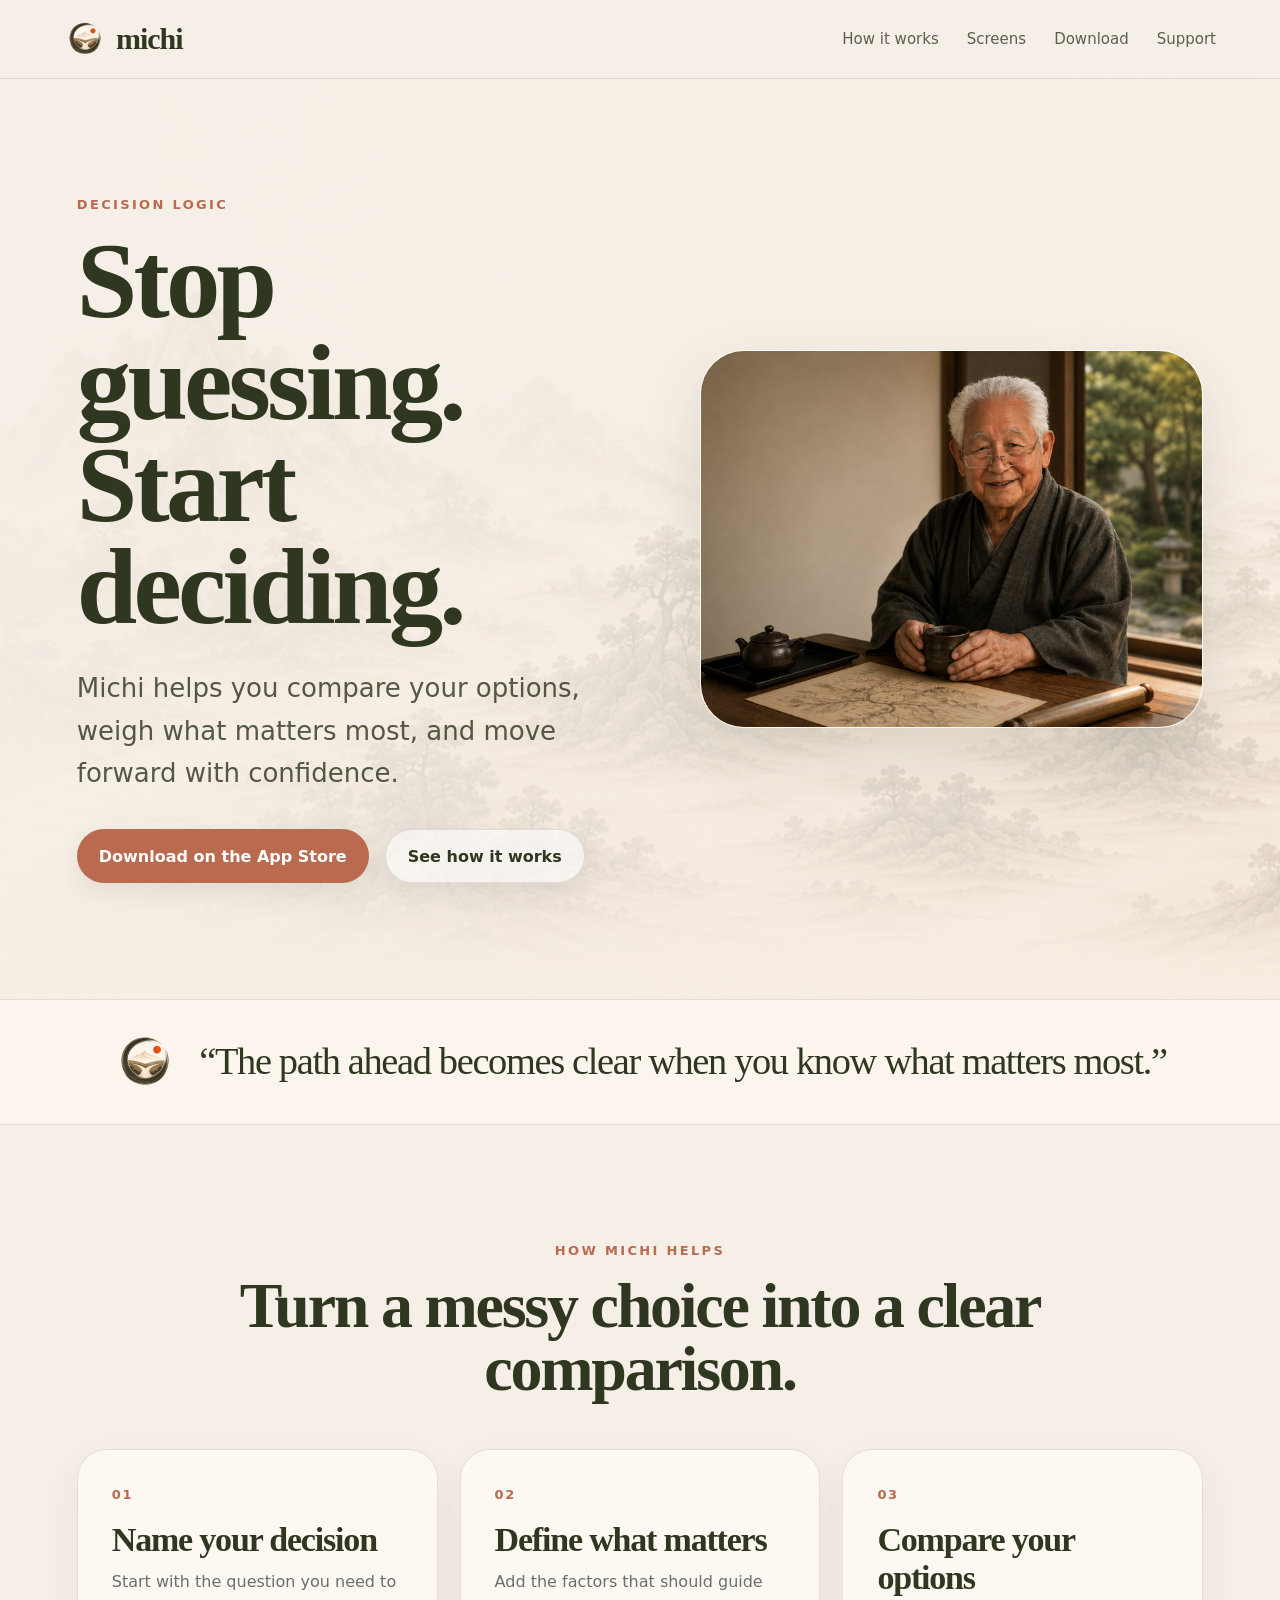
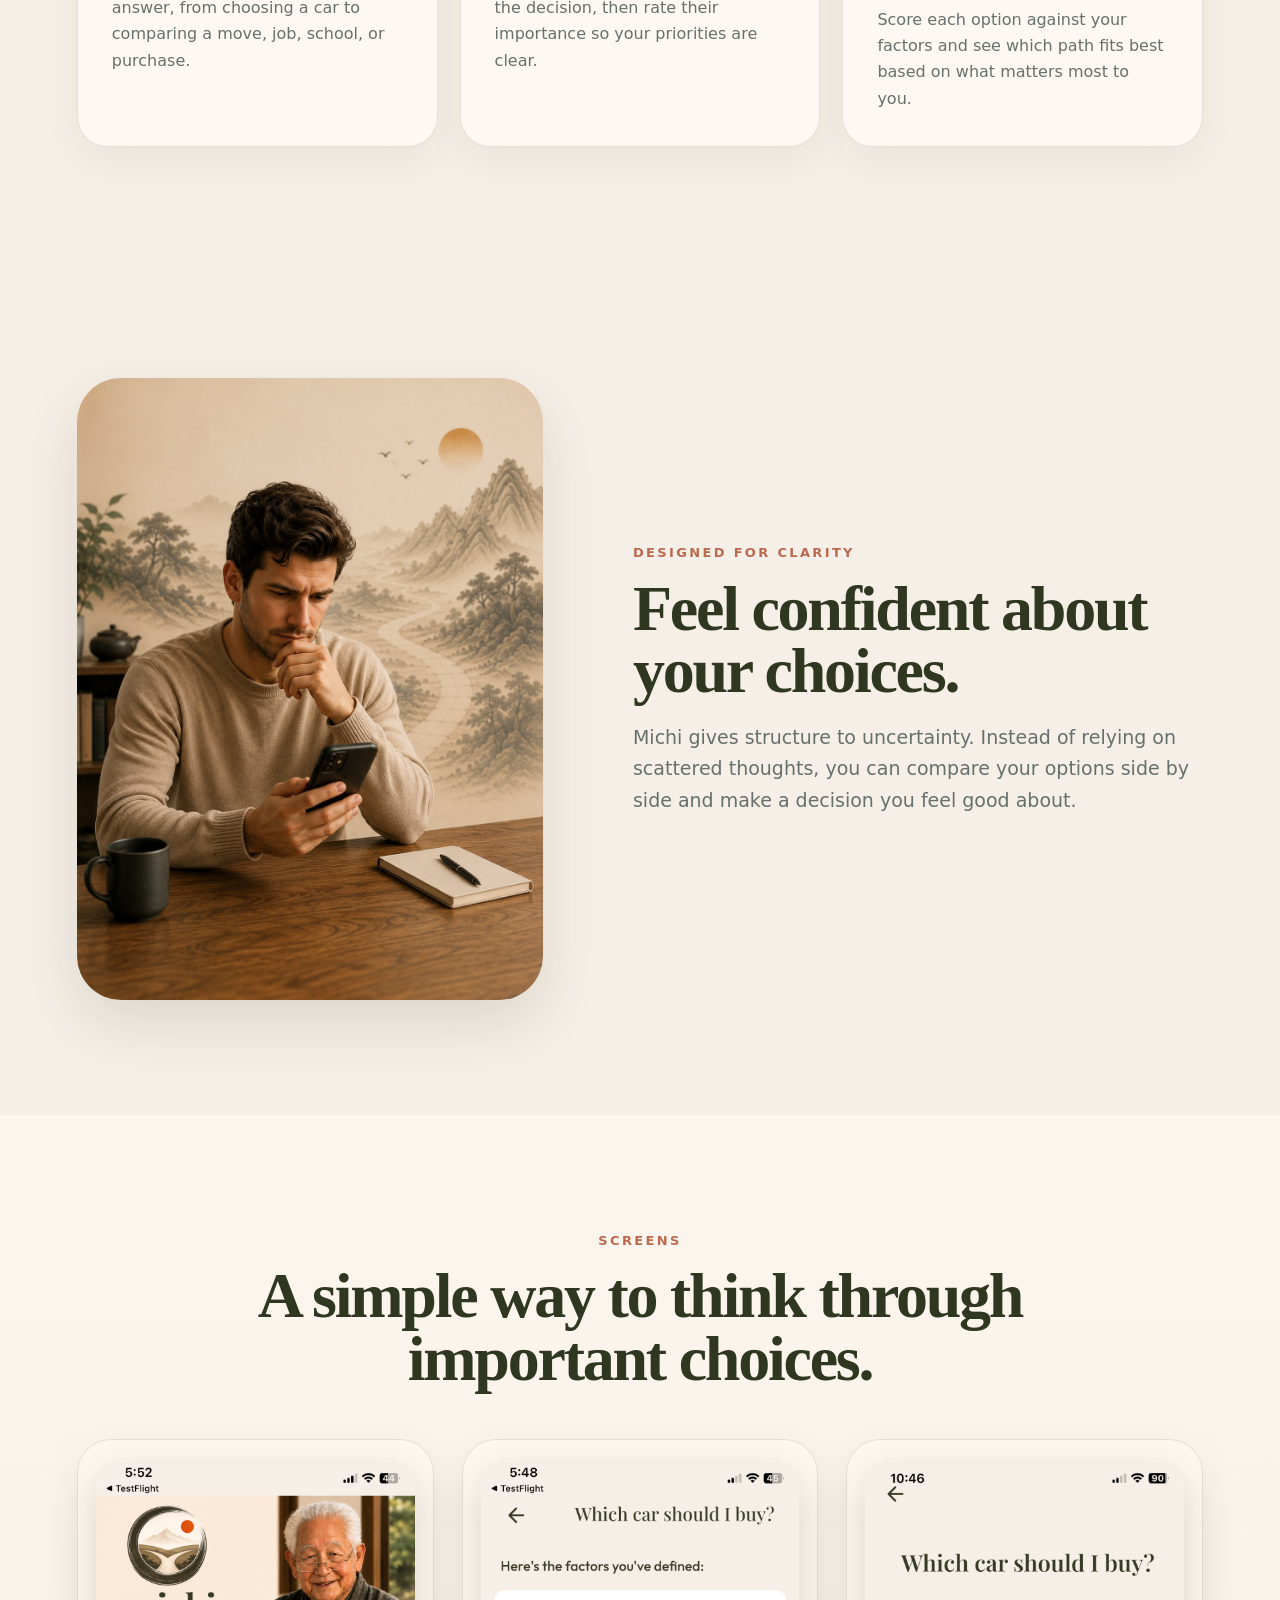
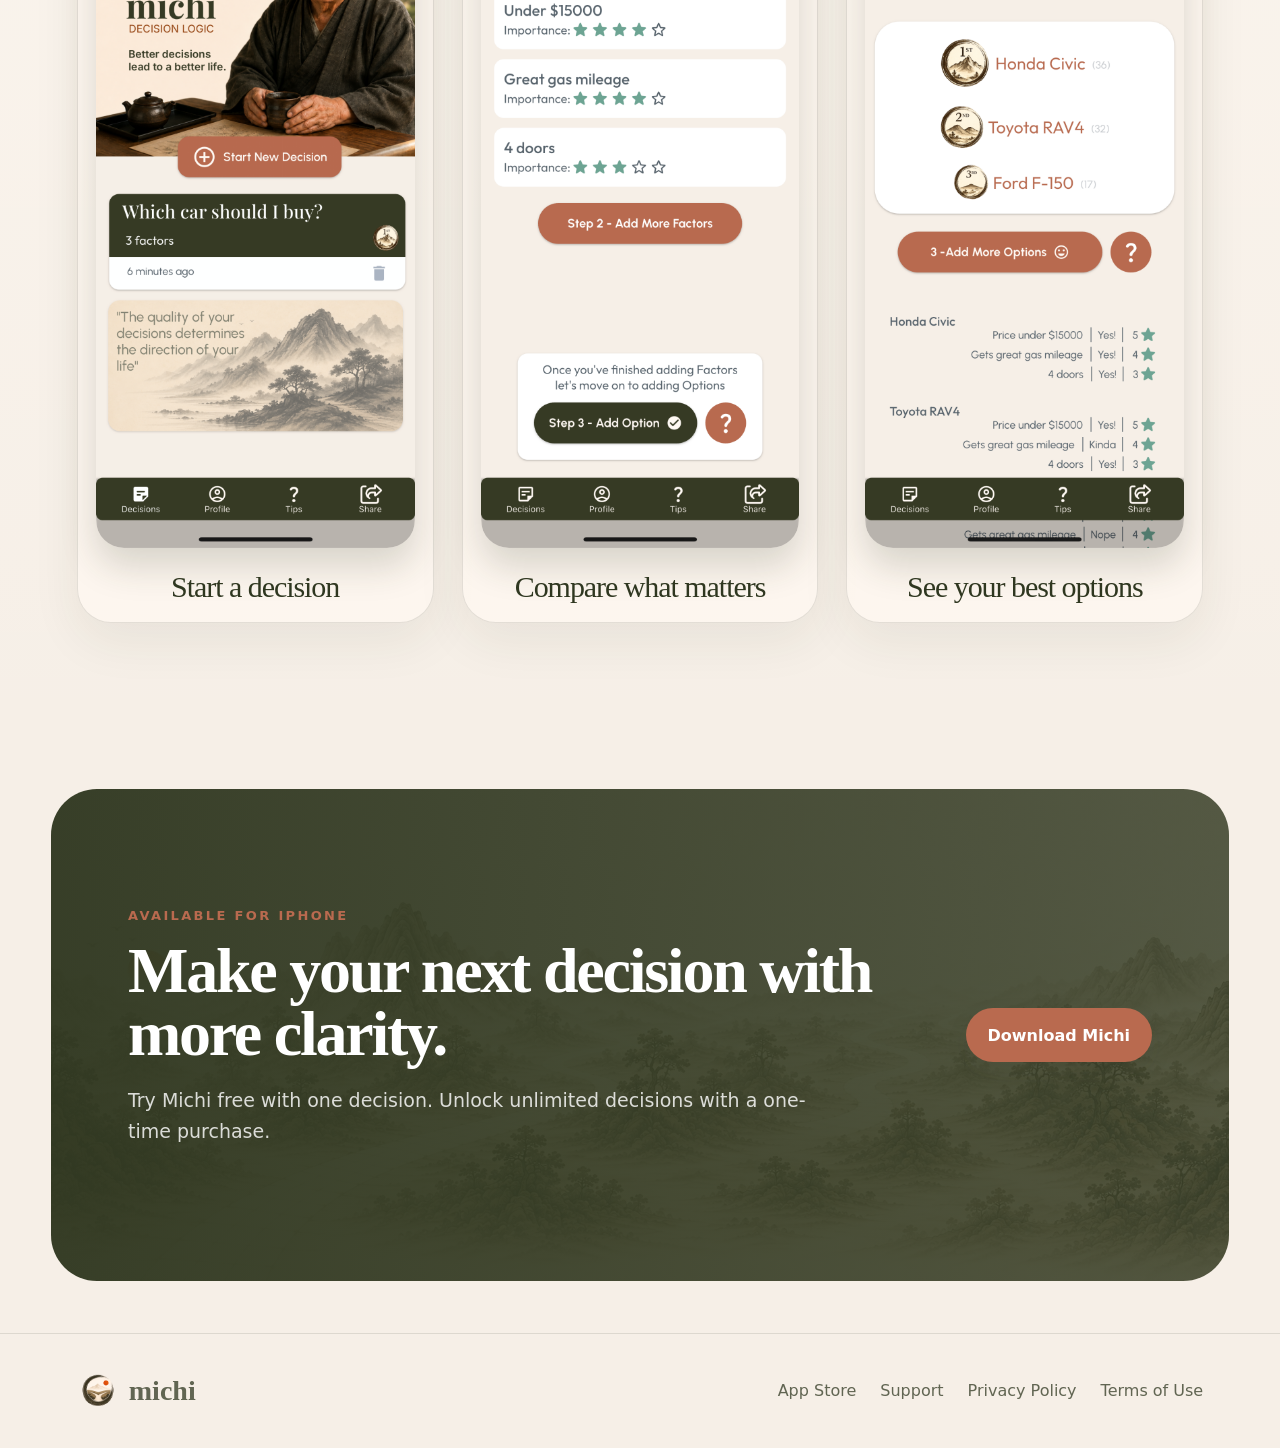
<file: index.html>
<!doctype html>
<html lang="en">
<head>
  <meta charset="utf-8" />
  <meta name="viewport" content="width=device-width, initial-scale=1" />
  <title>Michi — Decision Logic</title>
  <meta name="description" content="Michi helps you compare options, weigh what matters most, and make decisions with more clarity and confidence." />
  <meta property="og:title" content="Michi — Decision Logic" />
  <meta property="og:description" content="Stop guessing. Start deciding." />
  <meta property="og:type" content="website" />
  <meta property="og:image" content="assets/images/logo.png" />
  <link rel="icon" type="image/png" href="assets/images/icon-32.png" />
  <link rel="apple-touch-icon" href="assets/images/icon-180.png" />
  <link rel="stylesheet" href="styles.css" />
</head>
<body>
  <header class="site-header">
    <a class="brand" href="#top" aria-label="Michi home">
      <img src="assets/images/logo.png" alt="Michi logo" />
      <span>michi</span>
    </a>
    <nav aria-label="Primary navigation">
      <a href="#how">How it works</a>
      <a href="#screens">Screens</a>
      <a href="#download">Download</a>
      <a href="support/">Support</a>
    </nav>
  </header>

  <main id="top">
    <section class="hero section-pad">
      <div class="hero-bg" aria-hidden="true"></div>
      <div class="hero-copy">
        <p class="eyebrow">Decision Logic</p>
        <h1>Stop guessing. Start deciding.</h1>
        <p class="lead">Michi helps you compare your options, weigh what matters most, and move forward with confidence.</p>
        <div class="cta-row">
          <a class="button primary" href="https://apps.apple.com/us/app/decision-logic-michi/id6748796286">Download on the App Store</a>
          <a class="button secondary" href="#how">See how it works</a>
        </div>
      </div>
      <div class="hero-art">
        <div class="guide-card">
          <img src="assets/images/guide.png" alt="Wise guide character for Michi" />
        </div>
      </div>
    </section>

    <section class="quote-strip" aria-label="Michi philosophy">
      <img src="assets/images/logo.png" alt="" />
      <p>“The path ahead becomes clear when you know what matters most.”</p>
    </section>

    <section id="how" class="section-pad how">
      <div class="section-heading">
        <p class="eyebrow">How Michi Helps</p>
        <h2>Turn a messy choice into a clear comparison.</h2>
      </div>
      <div class="steps">
        <article>
          <span>01</span>
          <h3>Name your decision</h3>
          <p>Start with the question you need to answer, from choosing a car to comparing a move, job, school, or purchase.</p>
        </article>
        <article>
          <span>02</span>
          <h3>Define what matters</h3>
          <p>Add the factors that should guide the decision, then rate their importance so your priorities are clear.</p>
        </article>
        <article>
          <span>03</span>
          <h3>Compare your options</h3>
          <p>Score each option against your factors and see which path fits best based on what matters most to you.</p>
        </article>
      </div>
    </section>

    <section class="clarity section-pad">
      <div class="clarity-image">
        <img src="assets/images/clarity-man.jpg" alt="Person reviewing a decision on a phone" />
      </div>
      <div class="clarity-copy">
        <p class="eyebrow">Designed for clarity</p>
        <h2>Feel confident about your choices.</h2>
        <p>Michi gives structure to uncertainty. Instead of relying on scattered thoughts, you can compare your options side by side and make a decision you feel good about.</p>
      </div>
    </section>

    <section id="screens" class="section-pad screens">
      <div class="section-heading">
        <p class="eyebrow">Screens</p>
        <h2>A simple way to think through important choices.</h2>
      </div>
      <div class="phone-grid">
        <figure>
          <img src="assets/images/screen-home.png" alt="Michi home screen" />
          <figcaption>Start a decision</figcaption>
        </figure>
        <figure>
          <img src="assets/images/screen-factors.png" alt="Michi factor weighting screen" />
          <figcaption>Compare what matters</figcaption>
        </figure>
        <figure>
          <img src="assets/images/screen-results.png" alt="Michi ranked options screen" />
          <figcaption>See your best options</figcaption>
        </figure>
      </div>
    </section>

    <section id="download" class="download section-pad">
      <div>
        <p class="eyebrow">Available for iPhone</p>
        <h2>Make your next decision with more clarity.</h2>
        <p>Try Michi free with one decision. Unlock unlimited decisions with a one-time purchase.</p>
      </div>
      <a class="button primary" href="https://apps.apple.com/us/app/decision-logic-michi/id6748796286">Download Michi</a>
    </section>
  </main>

  <footer>
    <div class="footer-brand">
      <img src="assets/images/logo.png" alt="" />
      <span>michi</span>
    </div>
    <div class="footer-links">
      <a href="https://apps.apple.com/us/app/decision-logic-michi/id6748796286">App Store</a>
      <a href="support/">Support</a>
      <a href="privacy-policy/">Privacy Policy</a>
      <a href="terms-of-use/">Terms of Use</a>
    </div>
  </footer>
</body>
</html>
</file>
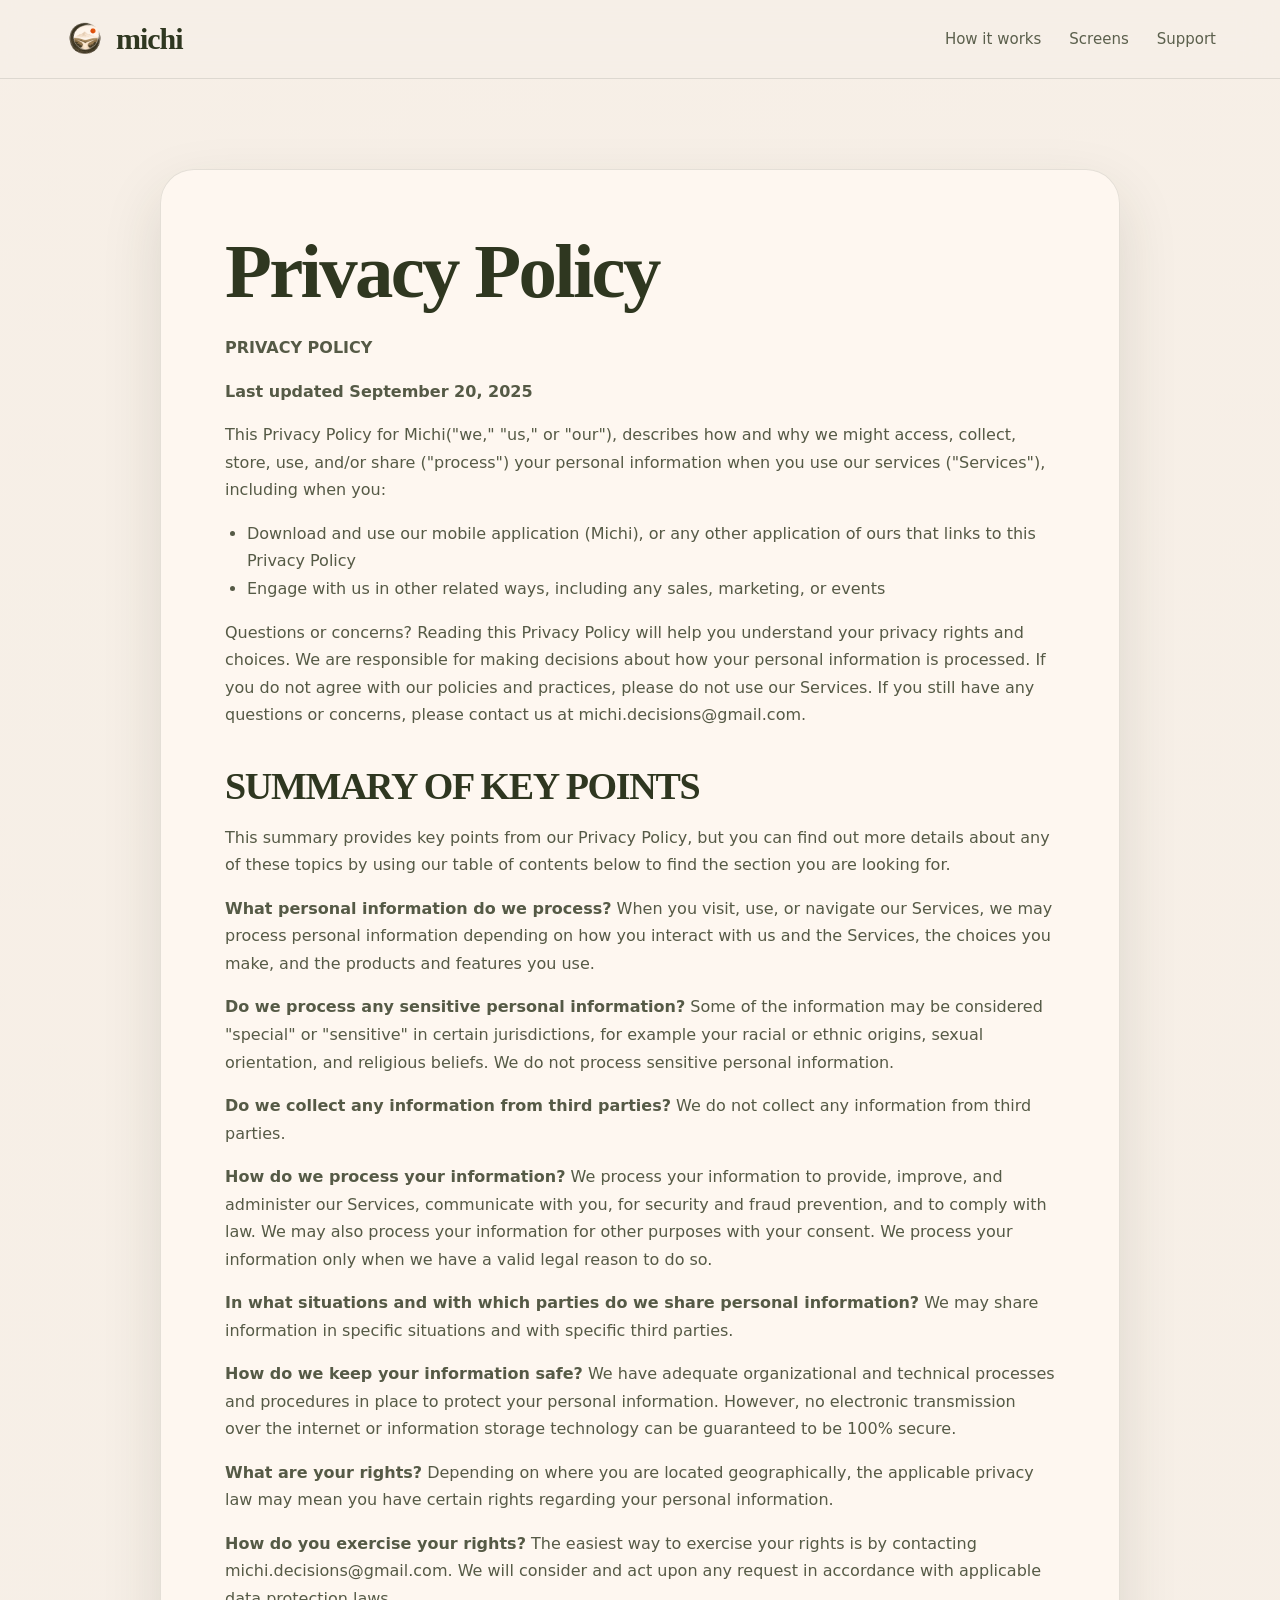
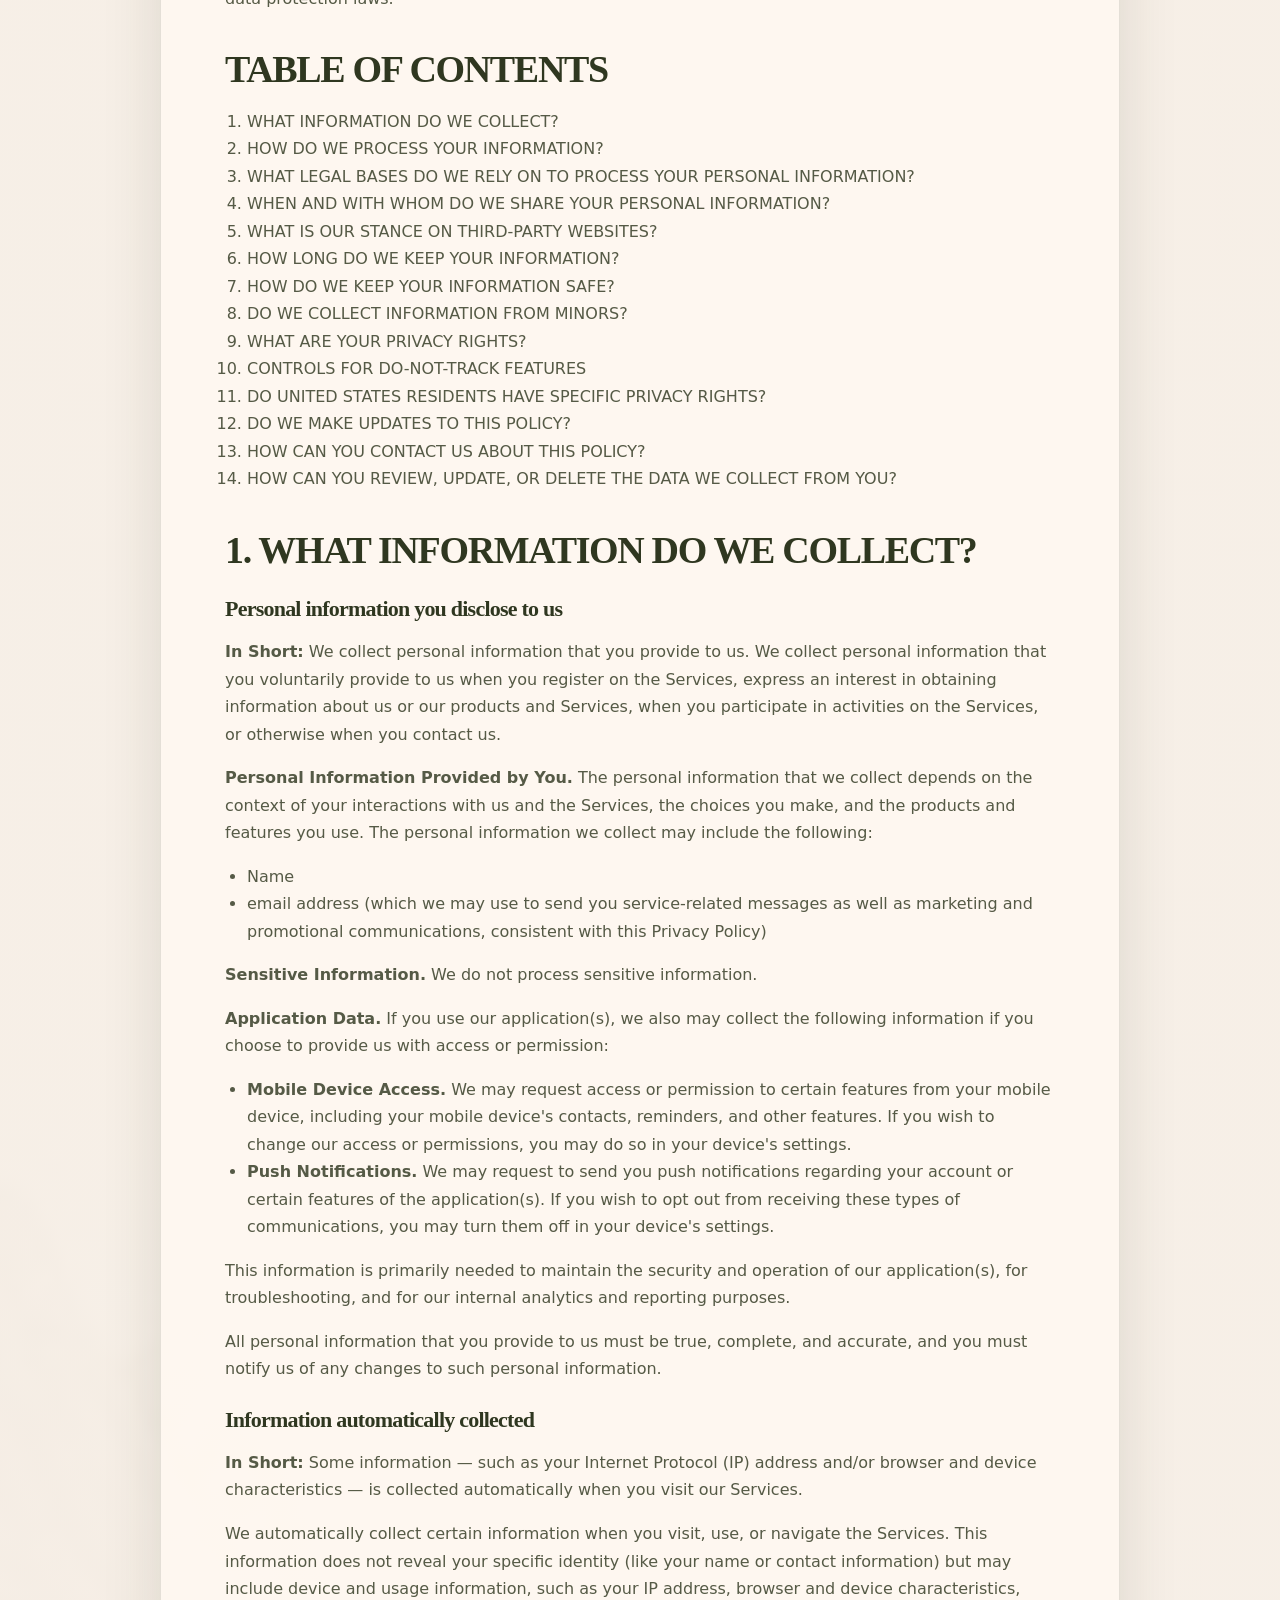
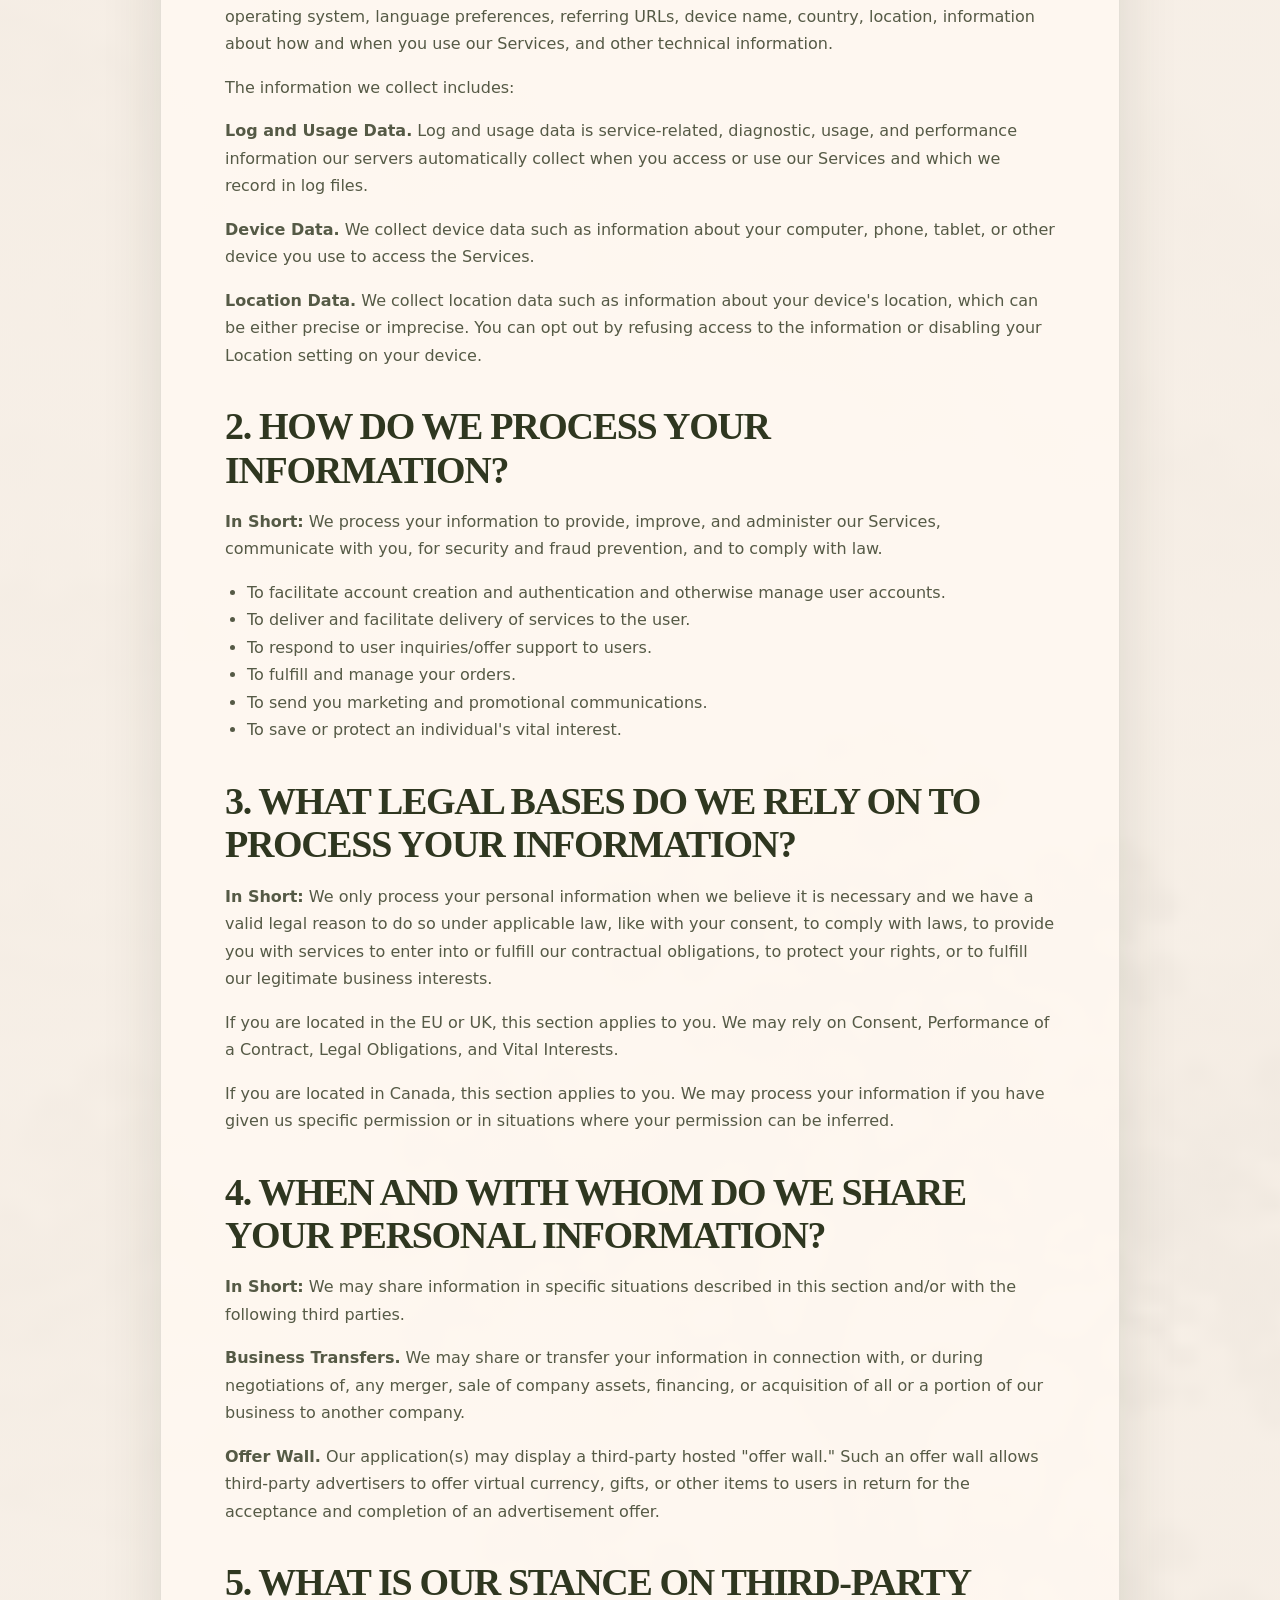
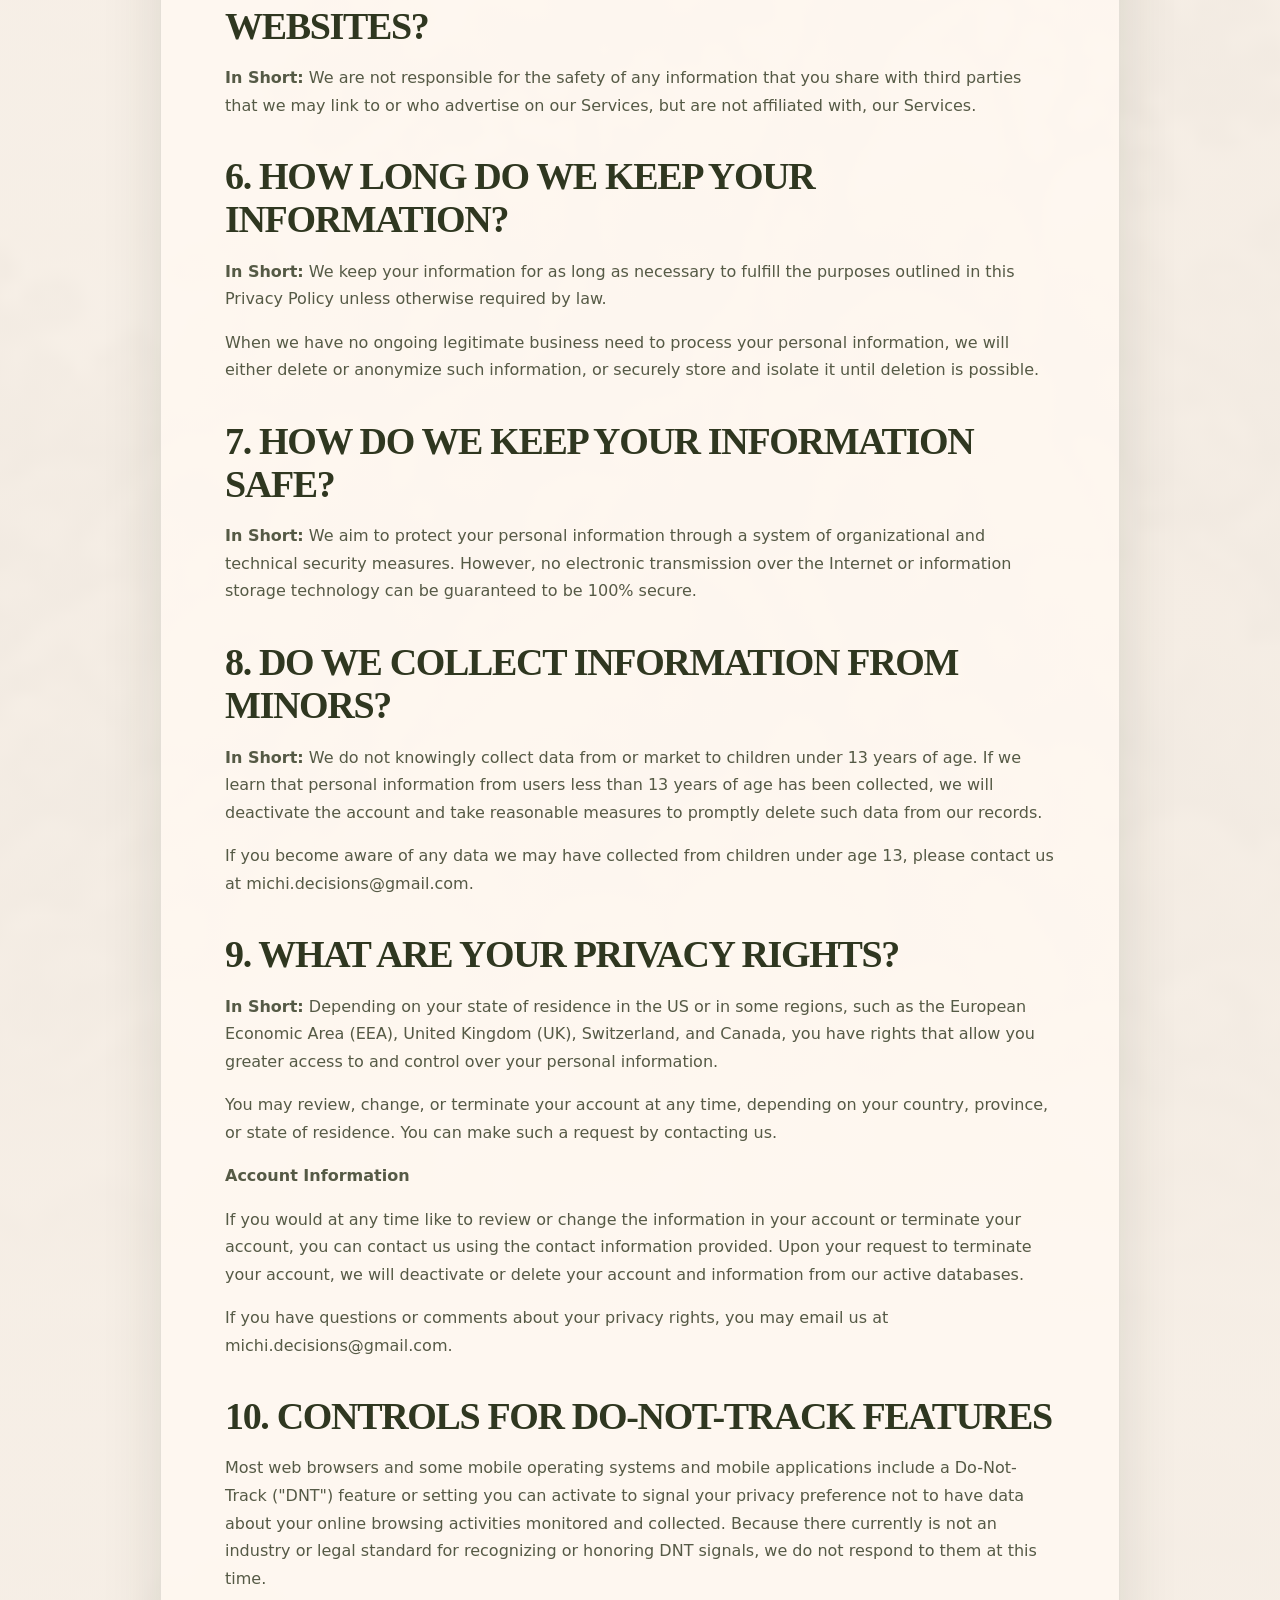
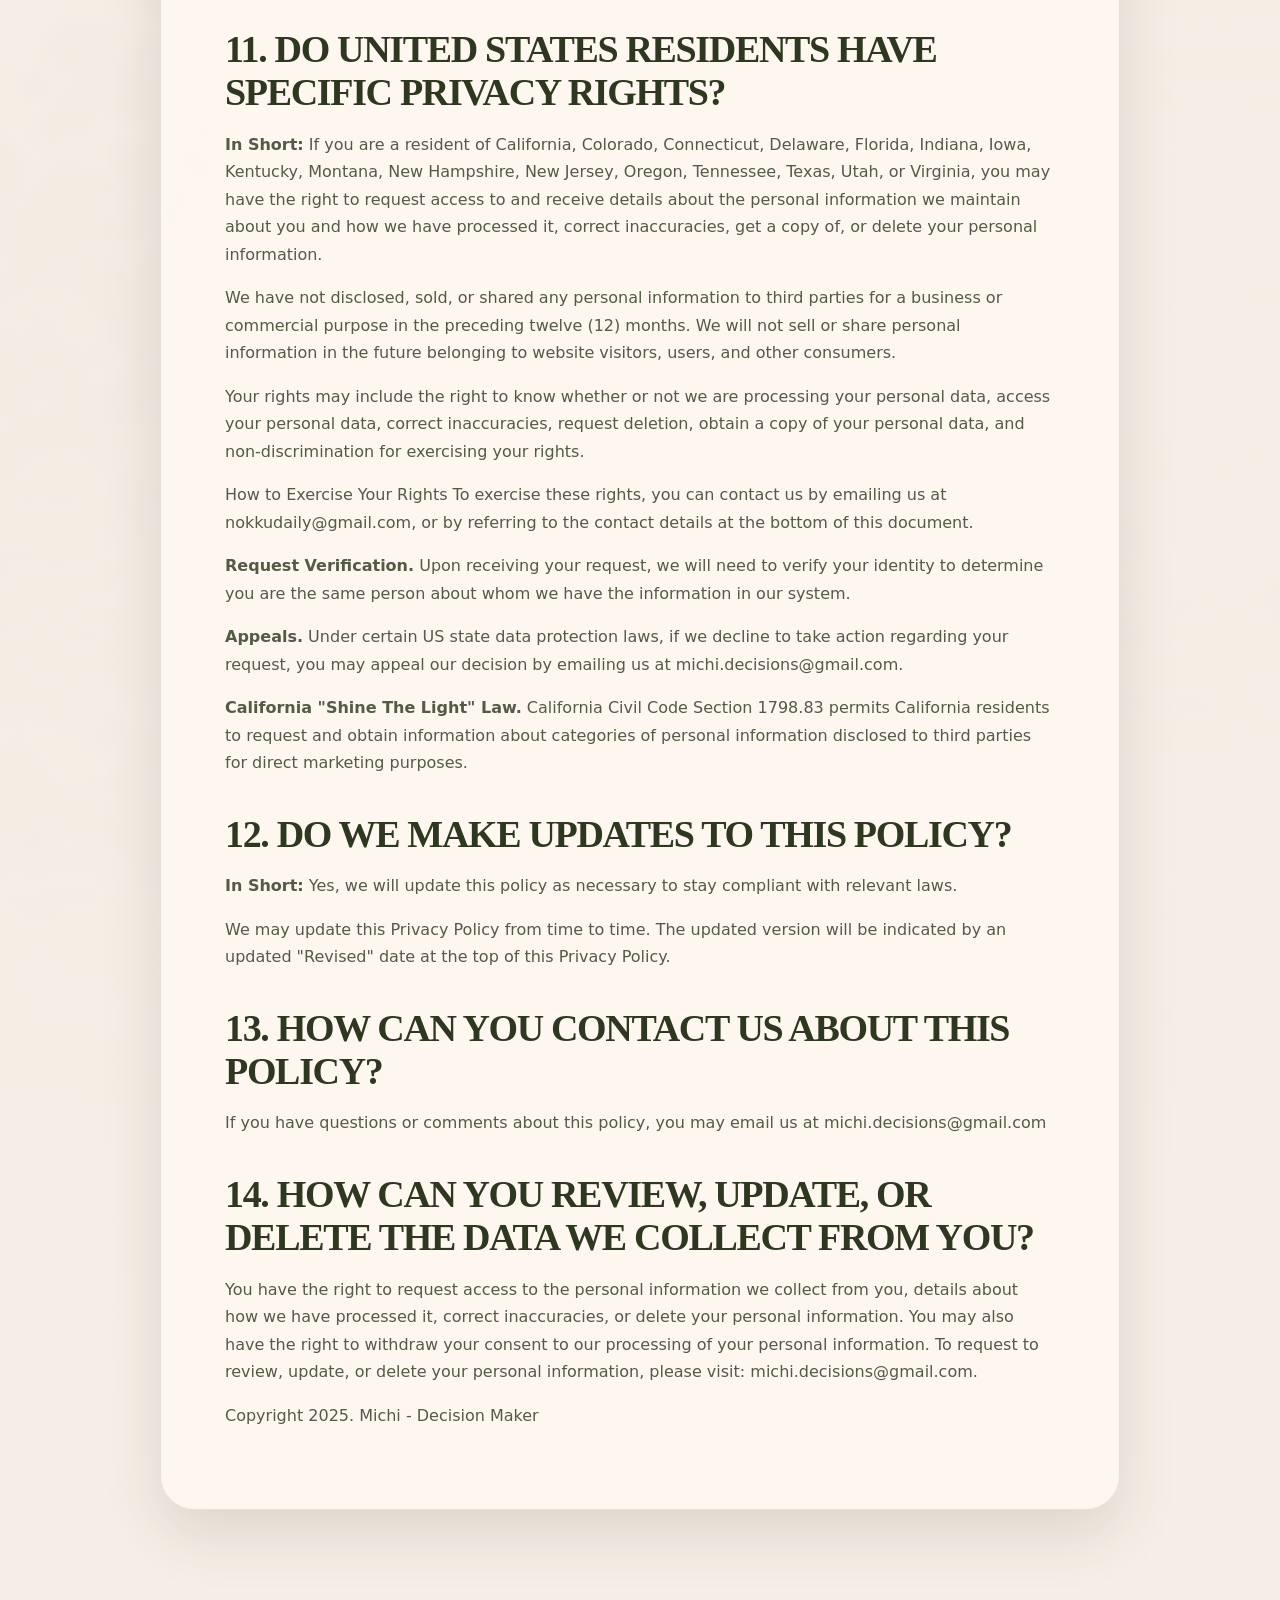
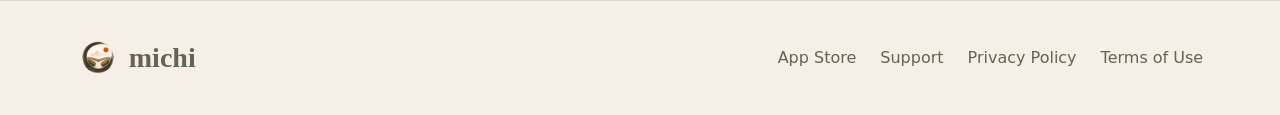
<file: privacy-policy/index.html>
<!doctype html>
<html lang="en">
<head>
  <meta charset="utf-8" />
  <meta name="viewport" content="width=device-width, initial-scale=1" />
  <title>Privacy Policy — Michi</title>
  <meta name="description" content="Privacy Policy for Michi, the decision logic app." />
  <link rel="icon" type="image/png" href="../assets/images/icon-32.png" />
  <link rel="apple-touch-icon" href="../assets/images/icon-180.png" />
  <link rel="stylesheet" href="../styles.css" />
</head>
<body>
  <header class="site-header">
    <a class="brand" href="../" aria-label="Michi home">
      <img src="../assets/images/logo.png" alt="Michi logo" />
      <span>michi</span>
    </a>
    <nav aria-label="Primary navigation">
      <a href="../#how">How it works</a>
      <a href="../#screens">Screens</a>
      <a href="../support/">Support</a>
    </nav>
  </header>
  <main class="legal-wrap">
    <article class="legal-card">
      
<h1>Privacy Policy</h1>
<p><strong>PRIVACY POLICY</strong></p>
<p><strong>Last updated September 20, 2025</strong></p>
<p>This Privacy Policy for Michi("we," "us," or "our"), describes how and why we might access, collect, store, use, and/or share ("process") your personal information when you use our services ("Services"), including when you:</p>
<ul><li>Download and use our mobile application (Michi), or any other application of ours that links to this Privacy Policy</li><li>Engage with us in other related ways, including any sales, marketing, or events</li></ul>
<p>Questions or concerns? Reading this Privacy Policy will help you understand your privacy rights and choices. We are responsible for making decisions about how your personal information is processed. If you do not agree with our policies and practices, please do not use our Services. If you still have any questions or concerns, please contact us at michi.decisions@gmail.com.</p>
<h2>SUMMARY OF KEY POINTS</h2>
<p>This summary provides key points from our Privacy Policy, but you can find out more details about any of these topics by using our table of contents below to find the section you are looking for.</p>
<p><strong>What personal information do we process?</strong> When you visit, use, or navigate our Services, we may process personal information depending on how you interact with us and the Services, the choices you make, and the products and features you use.</p>
<p><strong>Do we process any sensitive personal information?</strong> Some of the information may be considered "special" or "sensitive" in certain jurisdictions, for example your racial or ethnic origins, sexual orientation, and religious beliefs. We do not process sensitive personal information.</p>
<p><strong>Do we collect any information from third parties?</strong> We do not collect any information from third parties.</p>
<p><strong>How do we process your information?</strong> We process your information to provide, improve, and administer our Services, communicate with you, for security and fraud prevention, and to comply with law. We may also process your information for other purposes with your consent. We process your information only when we have a valid legal reason to do so.</p>
<p><strong>In what situations and with which parties do we share personal information?</strong> We may share information in specific situations and with specific third parties.</p>
<p><strong>How do we keep your information safe?</strong> We have adequate organizational and technical processes and procedures in place to protect your personal information. However, no electronic transmission over the internet or information storage technology can be guaranteed to be 100% secure.</p>
<p><strong>What are your rights?</strong> Depending on where you are located geographically, the applicable privacy law may mean you have certain rights regarding your personal information.</p>
<p><strong>How do you exercise your rights?</strong> The easiest way to exercise your rights is by contacting michi.decisions@gmail.com. We will consider and act upon any request in accordance with applicable data protection laws.</p>
<h2>TABLE OF CONTENTS</h2>
<ol>
<li>WHAT INFORMATION DO WE COLLECT?</li><li>HOW DO WE PROCESS YOUR INFORMATION?</li><li>WHAT LEGAL BASES DO WE RELY ON TO PROCESS YOUR PERSONAL INFORMATION?</li><li>WHEN AND WITH WHOM DO WE SHARE YOUR PERSONAL INFORMATION?</li><li>WHAT IS OUR STANCE ON THIRD-PARTY WEBSITES?</li><li>HOW LONG DO WE KEEP YOUR INFORMATION?</li><li>HOW DO WE KEEP YOUR INFORMATION SAFE?</li><li>DO WE COLLECT INFORMATION FROM MINORS?</li><li>WHAT ARE YOUR PRIVACY RIGHTS?</li><li>CONTROLS FOR DO-NOT-TRACK FEATURES</li><li>DO UNITED STATES RESIDENTS HAVE SPECIFIC PRIVACY RIGHTS?</li><li>DO WE MAKE UPDATES TO THIS POLICY?</li><li>HOW CAN YOU CONTACT US ABOUT THIS POLICY?</li><li>HOW CAN YOU REVIEW, UPDATE, OR DELETE THE DATA WE COLLECT FROM YOU?</li>
</ol>
<h2>1. WHAT INFORMATION DO WE COLLECT?</h2>
<h3>Personal information you disclose to us</h3>
<p><strong>In Short:</strong> We collect personal information that you provide to us. We collect personal information that you voluntarily provide to us when you register on the Services, express an interest in obtaining information about us or our products and Services, when you participate in activities on the Services, or otherwise when you contact us.</p>
<p><strong>Personal Information Provided by You.</strong> The personal information that we collect depends on the context of your interactions with us and the Services, the choices you make, and the products and features you use. The personal information we collect may include the following:</p>
<ul><li>Name</li><li>email address (which we may use to send you service-related messages as well as marketing and promotional communications, consistent with this Privacy Policy)</li></ul>
<p><strong>Sensitive Information.</strong> We do not process sensitive information.</p>
<p><strong>Application Data.</strong> If you use our application(s), we also may collect the following information if you choose to provide us with access or permission:</p>
<ul><li><strong>Mobile Device Access.</strong> We may request access or permission to certain features from your mobile device, including your mobile device's contacts, reminders, and other features. If you wish to change our access or permissions, you may do so in your device's settings.</li><li><strong>Push Notifications.</strong> We may request to send you push notifications regarding your account or certain features of the application(s). If you wish to opt out from receiving these types of communications, you may turn them off in your device's settings.</li></ul>
<p>This information is primarily needed to maintain the security and operation of our application(s), for troubleshooting, and for our internal analytics and reporting purposes.</p>
<p>All personal information that you provide to us must be true, complete, and accurate, and you must notify us of any changes to such personal information.</p>
<h3>Information automatically collected</h3>
<p><strong>In Short:</strong> Some information — such as your Internet Protocol (IP) address and/or browser and device characteristics — is collected automatically when you visit our Services.</p>
<p>We automatically collect certain information when you visit, use, or navigate the Services. This information does not reveal your specific identity (like your name or contact information) but may include device and usage information, such as your IP address, browser and device characteristics, operating system, language preferences, referring URLs, device name, country, location, information about how and when you use our Services, and other technical information.</p>
<p>The information we collect includes:</p>
<p><strong>Log and Usage Data.</strong> Log and usage data is service-related, diagnostic, usage, and performance information our servers automatically collect when you access or use our Services and which we record in log files.</p>
<p><strong>Device Data.</strong> We collect device data such as information about your computer, phone, tablet, or other device you use to access the Services.</p>
<p><strong>Location Data.</strong> We collect location data such as information about your device's location, which can be either precise or imprecise. You can opt out by refusing access to the information or disabling your Location setting on your device.</p>
<h2>2. HOW DO WE PROCESS YOUR INFORMATION?</h2>
<p><strong>In Short:</strong> We process your information to provide, improve, and administer our Services, communicate with you, for security and fraud prevention, and to comply with law.</p>
<ul><li>To facilitate account creation and authentication and otherwise manage user accounts.</li><li>To deliver and facilitate delivery of services to the user.</li><li>To respond to user inquiries/offer support to users.</li><li>To fulfill and manage your orders.</li><li>To send you marketing and promotional communications.</li><li>To save or protect an individual's vital interest.</li></ul>
<h2>3. WHAT LEGAL BASES DO WE RELY ON TO PROCESS YOUR INFORMATION?</h2>
<p><strong>In Short:</strong> We only process your personal information when we believe it is necessary and we have a valid legal reason to do so under applicable law, like with your consent, to comply with laws, to provide you with services to enter into or fulfill our contractual obligations, to protect your rights, or to fulfill our legitimate business interests.</p>
<p>If you are located in the EU or UK, this section applies to you. We may rely on Consent, Performance of a Contract, Legal Obligations, and Vital Interests.</p>
<p>If you are located in Canada, this section applies to you. We may process your information if you have given us specific permission or in situations where your permission can be inferred.</p>
<h2>4. WHEN AND WITH WHOM DO WE SHARE YOUR PERSONAL INFORMATION?</h2>
<p><strong>In Short:</strong> We may share information in specific situations described in this section and/or with the following third parties.</p>
<p><strong>Business Transfers.</strong> We may share or transfer your information in connection with, or during negotiations of, any merger, sale of company assets, financing, or acquisition of all or a portion of our business to another company.</p>
<p><strong>Offer Wall.</strong> Our application(s) may display a third-party hosted "offer wall." Such an offer wall allows third-party advertisers to offer virtual currency, gifts, or other items to users in return for the acceptance and completion of an advertisement offer.</p>
<h2>5. WHAT IS OUR STANCE ON THIRD-PARTY WEBSITES?</h2>
<p><strong>In Short:</strong> We are not responsible for the safety of any information that you share with third parties that we may link to or who advertise on our Services, but are not affiliated with, our Services.</p>
<h2>6. HOW LONG DO WE KEEP YOUR INFORMATION?</h2>
<p><strong>In Short:</strong> We keep your information for as long as necessary to fulfill the purposes outlined in this Privacy Policy unless otherwise required by law.</p>
<p>When we have no ongoing legitimate business need to process your personal information, we will either delete or anonymize such information, or securely store and isolate it until deletion is possible.</p>
<h2>7. HOW DO WE KEEP YOUR INFORMATION SAFE?</h2>
<p><strong>In Short:</strong> We aim to protect your personal information through a system of organizational and technical security measures. However, no electronic transmission over the Internet or information storage technology can be guaranteed to be 100% secure.</p>
<h2>8. DO WE COLLECT INFORMATION FROM MINORS?</h2>
<p><strong>In Short:</strong> We do not knowingly collect data from or market to children under 13 years of age. If we learn that personal information from users less than 13 years of age has been collected, we will deactivate the account and take reasonable measures to promptly delete such data from our records.</p>
<p>If you become aware of any data we may have collected from children under age 13, please contact us at michi.decisions@gmail.com.</p>
<h2>9. WHAT ARE YOUR PRIVACY RIGHTS?</h2>
<p><strong>In Short:</strong> Depending on your state of residence in the US or in some regions, such as the European Economic Area (EEA), United Kingdom (UK), Switzerland, and Canada, you have rights that allow you greater access to and control over your personal information.</p>
<p>You may review, change, or terminate your account at any time, depending on your country, province, or state of residence. You can make such a request by contacting us.</p>
<p><strong>Account Information</strong></p>
<p>If you would at any time like to review or change the information in your account or terminate your account, you can contact us using the contact information provided. Upon your request to terminate your account, we will deactivate or delete your account and information from our active databases.</p>
<p>If you have questions or comments about your privacy rights, you may email us at michi.decisions@gmail.com.</p>
<h2>10. CONTROLS FOR DO-NOT-TRACK FEATURES</h2>
<p>Most web browsers and some mobile operating systems and mobile applications include a Do-Not-Track ("DNT") feature or setting you can activate to signal your privacy preference not to have data about your online browsing activities monitored and collected. Because there currently is not an industry or legal standard for recognizing or honoring DNT signals, we do not respond to them at this time.</p>
<h2>11. DO UNITED STATES RESIDENTS HAVE SPECIFIC PRIVACY RIGHTS?</h2>
<p><strong>In Short:</strong> If you are a resident of California, Colorado, Connecticut, Delaware, Florida, Indiana, Iowa, Kentucky, Montana, New Hampshire, New Jersey, Oregon, Tennessee, Texas, Utah, or Virginia, you may have the right to request access to and receive details about the personal information we maintain about you and how we have processed it, correct inaccuracies, get a copy of, or delete your personal information.</p>
<p>We have not disclosed, sold, or shared any personal information to third parties for a business or commercial purpose in the preceding twelve (12) months. We will not sell or share personal information in the future belonging to website visitors, users, and other consumers.</p>
<p>Your rights may include the right to know whether or not we are processing your personal data, access your personal data, correct inaccuracies, request deletion, obtain a copy of your personal data, and non-discrimination for exercising your rights.</p>
<p>How to Exercise Your Rights To exercise these rights, you can contact us by emailing us at nokkudaily@gmail.com, or by referring to the contact details at the bottom of this document.</p>
<p><strong>Request Verification.</strong> Upon receiving your request, we will need to verify your identity to determine you are the same person about whom we have the information in our system.</p>
<p><strong>Appeals.</strong> Under certain US state data protection laws, if we decline to take action regarding your request, you may appeal our decision by emailing us at michi.decisions@gmail.com.</p>
<p><strong>California "Shine The Light" Law.</strong> California Civil Code Section 1798.83 permits California residents to request and obtain information about categories of personal information disclosed to third parties for direct marketing purposes.</p>
<h2>12. DO WE MAKE UPDATES TO THIS POLICY?</h2>
<p><strong>In Short:</strong> Yes, we will update this policy as necessary to stay compliant with relevant laws.</p>
<p>We may update this Privacy Policy from time to time. The updated version will be indicated by an updated "Revised" date at the top of this Privacy Policy.</p>
<h2>13. HOW CAN YOU CONTACT US ABOUT THIS POLICY?</h2>
<p>If you have questions or comments about this policy, you may email us at michi.decisions@gmail.com</p>
<h2>14. HOW CAN YOU REVIEW, UPDATE, OR DELETE THE DATA WE COLLECT FROM YOU?</h2>
<p>You have the right to request access to the personal information we collect from you, details about how we have processed it, correct inaccuracies, or delete your personal information. You may also have the right to withdraw your consent to our processing of your personal information. To request to review, update, or delete your personal information, please visit: michi.decisions@gmail.com.</p>
<p>Copyright 2025. Michi - Decision Maker</p>

    </article>
  </main>
  <footer>
    <div class="footer-brand">
      <img src="../assets/images/logo.png" alt="" />
      <span>michi</span>
    </div>
    <div class="footer-links">
      <a href="https://apps.apple.com/us/app/decision-logic-michi/id6748796286">App Store</a>
      <a href="../support/">Support</a>
      <a href="../privacy-policy/">Privacy Policy</a>
      <a href="../terms-of-use/">Terms of Use</a>
    </div>
  </footer>
</body>
</html>
</file>
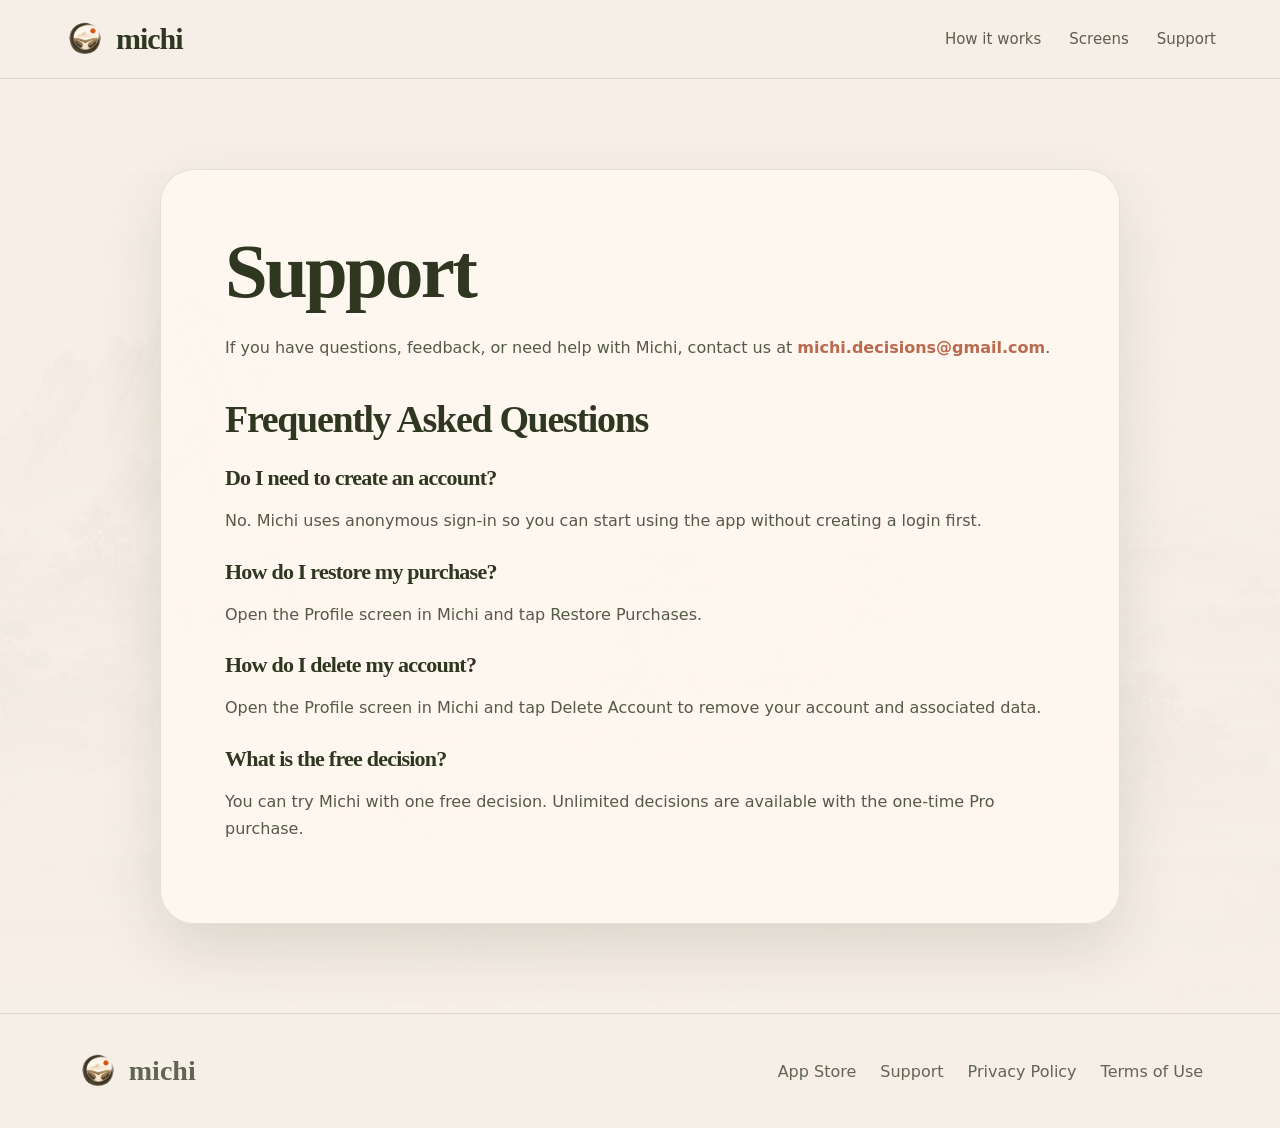
<file: support/index.html>
<!doctype html>
<html lang="en">
<head>
  <meta charset="utf-8" />
  <meta name="viewport" content="width=device-width, initial-scale=1" />
  <title>Support — Michi</title>
  <meta name="description" content="Support for Michi, the decision logic app." />
  <link rel="icon" type="image/png" href="../assets/images/icon-32.png" />
  <link rel="apple-touch-icon" href="../assets/images/icon-180.png" />
  <link rel="stylesheet" href="../styles.css" />
</head>
<body>
  <header class="site-header">
    <a class="brand" href="../" aria-label="Michi home">
      <img src="../assets/images/logo.png" alt="Michi logo" />
      <span>michi</span>
    </a>
    <nav aria-label="Primary navigation">
      <a href="../#how">How it works</a>
      <a href="../#screens">Screens</a>
      <a href="../support/">Support</a>
    </nav>
  </header>
  <main class="legal-wrap">
    <article class="legal-card">
      
<h1>Support</h1>
<p>If you have questions, feedback, or need help with Michi, contact us at <a href="mailto:michi.decisions@gmail.com">michi.decisions@gmail.com</a>.</p>
<h2>Frequently Asked Questions</h2>
<h3>Do I need to create an account?</h3>
<p>No. Michi uses anonymous sign-in so you can start using the app without creating a login first.</p>
<h3>How do I restore my purchase?</h3>
<p>Open the Profile screen in Michi and tap Restore Purchases.</p>
<h3>How do I delete my account?</h3>
<p>Open the Profile screen in Michi and tap Delete Account to remove your account and associated data.</p>
<h3>What is the free decision?</h3>
<p>You can try Michi with one free decision. Unlimited decisions are available with the one-time Pro purchase.</p>

    </article>
  </main>
  <footer>
    <div class="footer-brand">
      <img src="../assets/images/logo.png" alt="" />
      <span>michi</span>
    </div>
    <div class="footer-links">
      <a href="https://apps.apple.com/us/app/decision-logic-michi/id6748796286">App Store</a>
      <a href="../support/">Support</a>
      <a href="../privacy-policy/">Privacy Policy</a>
      <a href="../terms-of-use/">Terms of Use</a>
    </div>
  </footer>
</body>
</html>
</file>
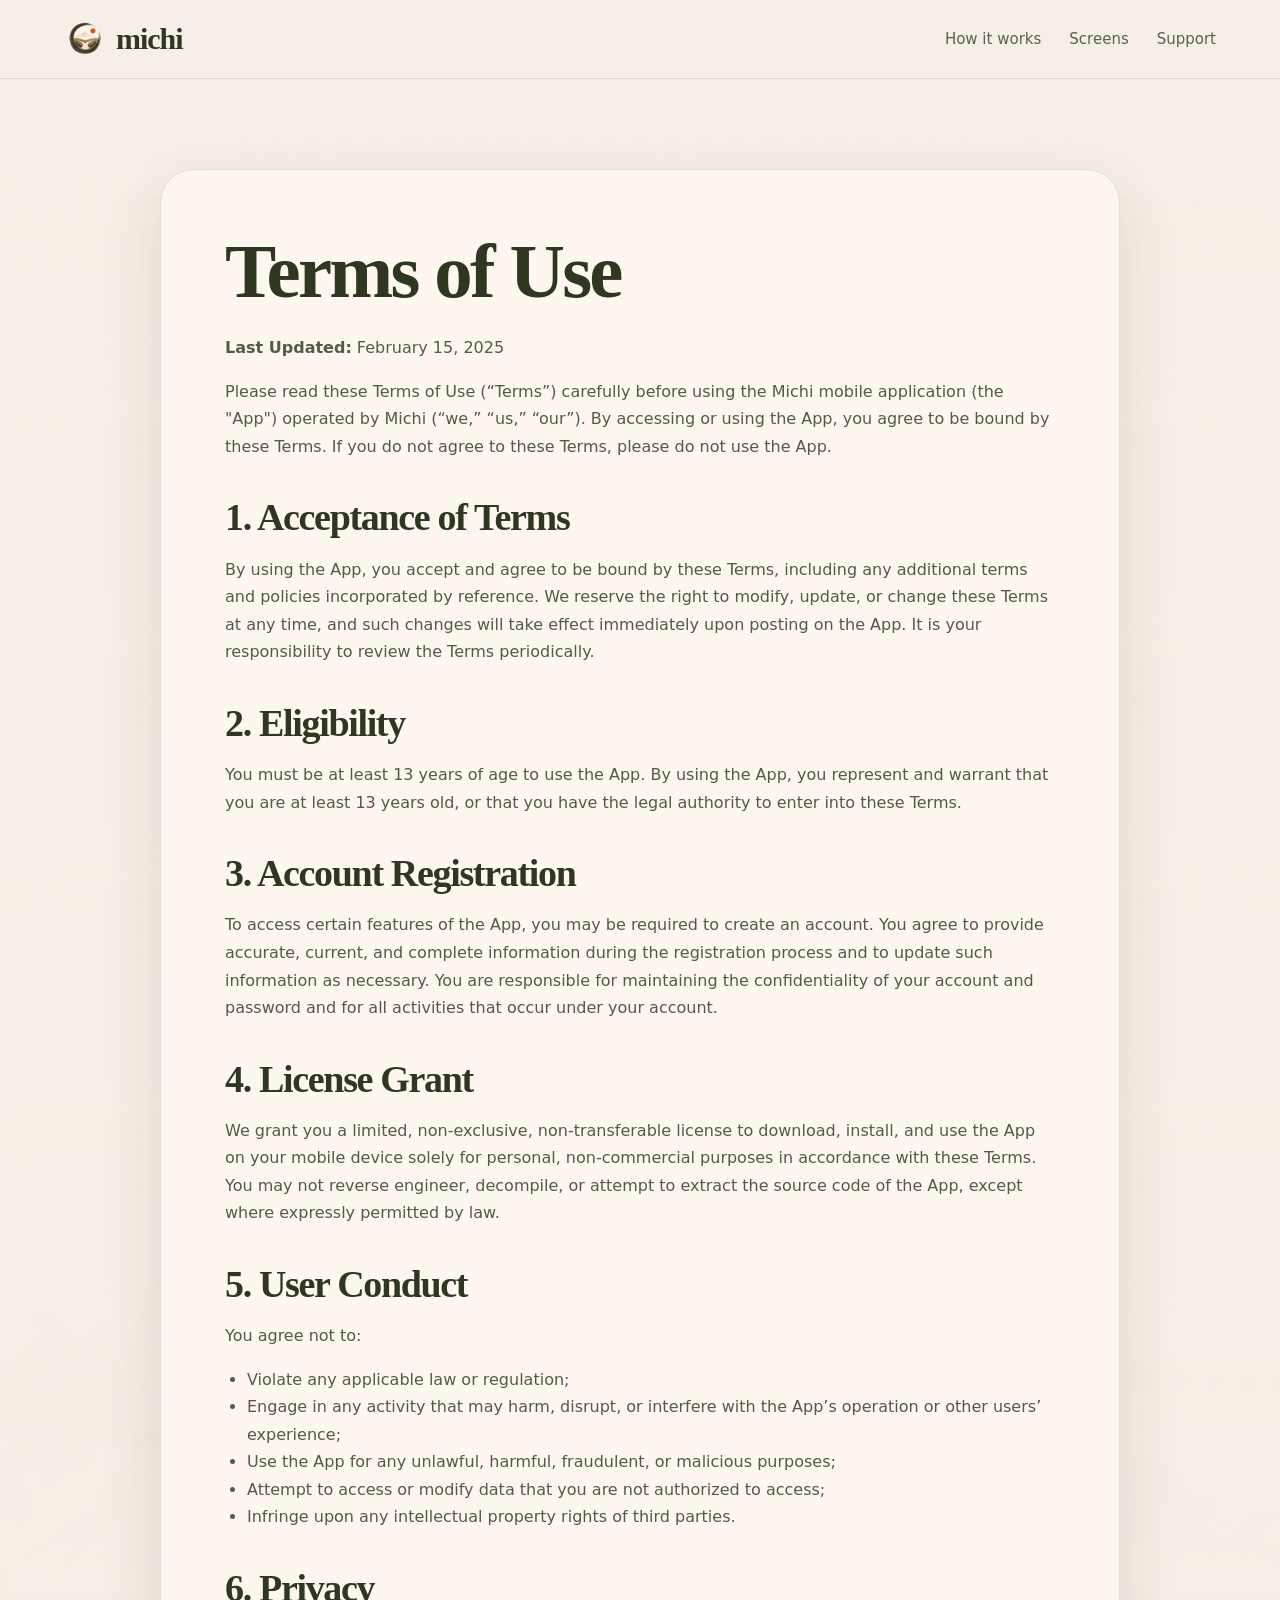
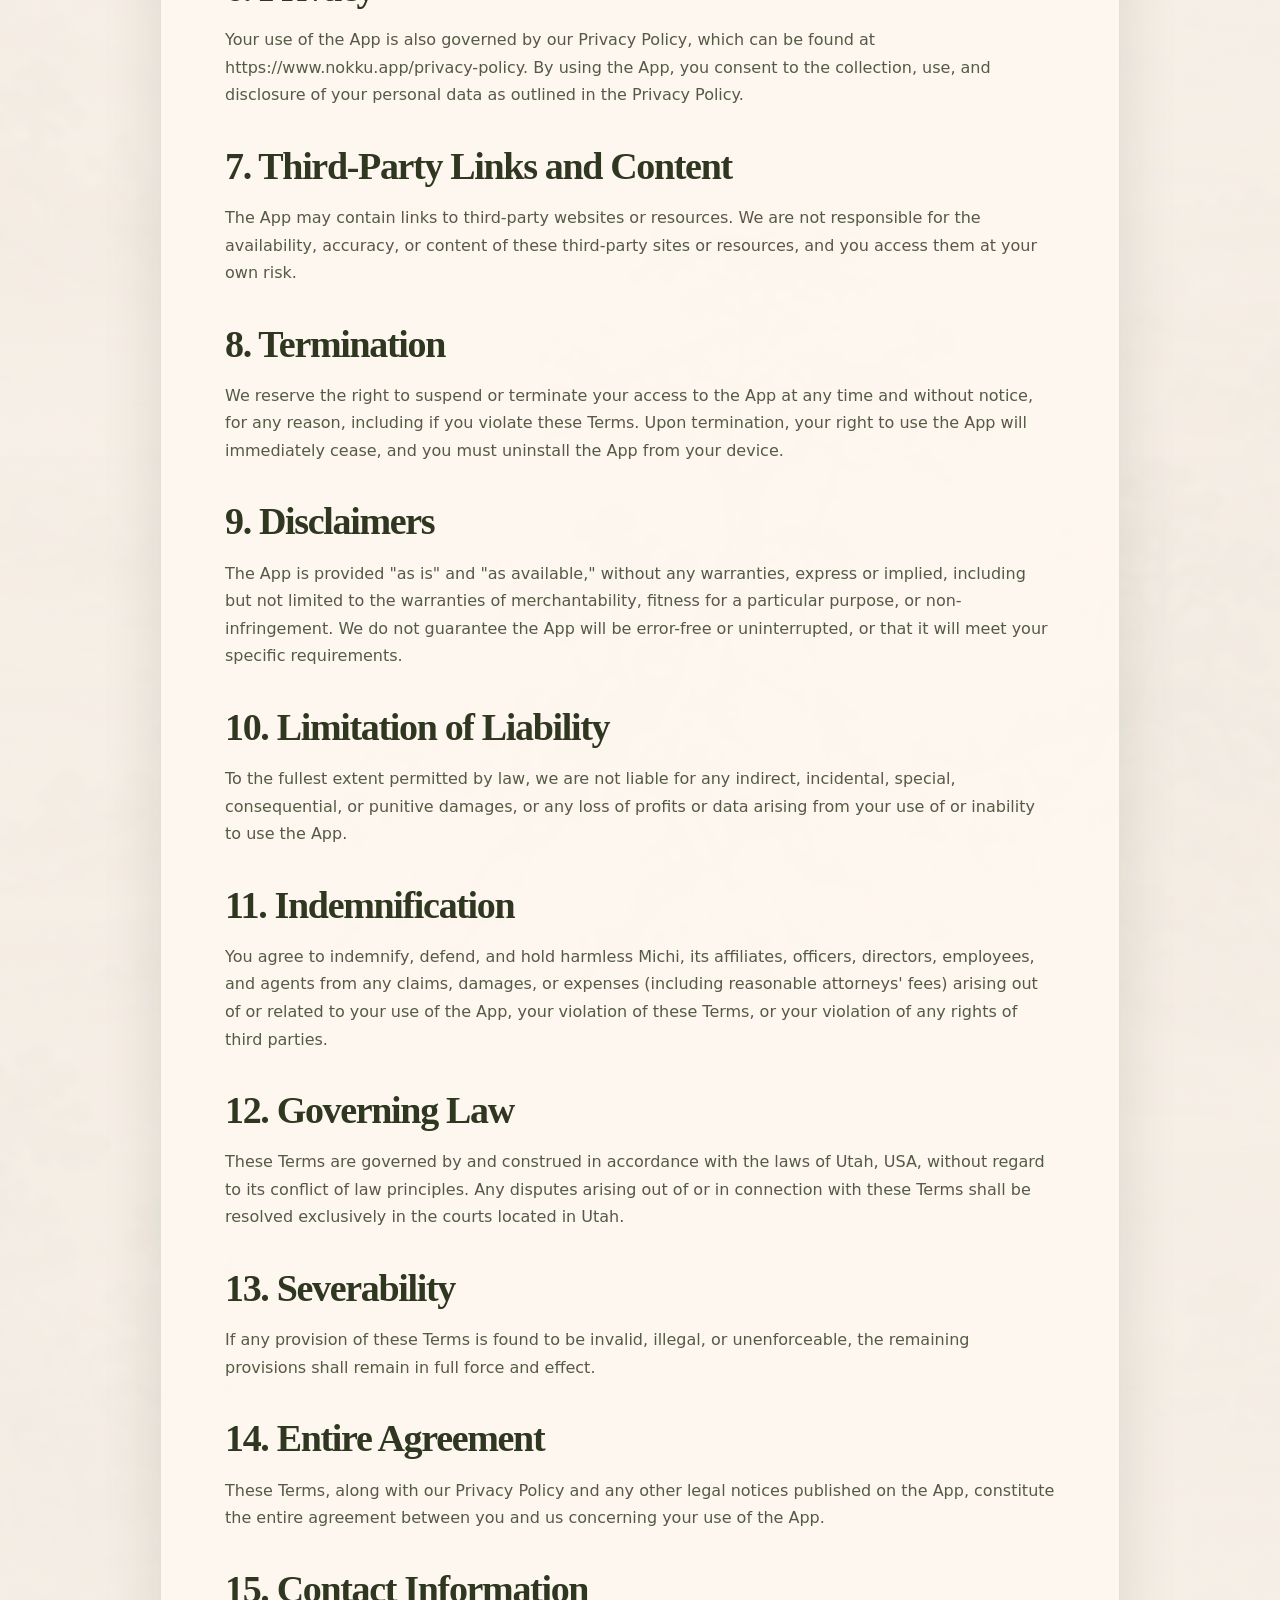
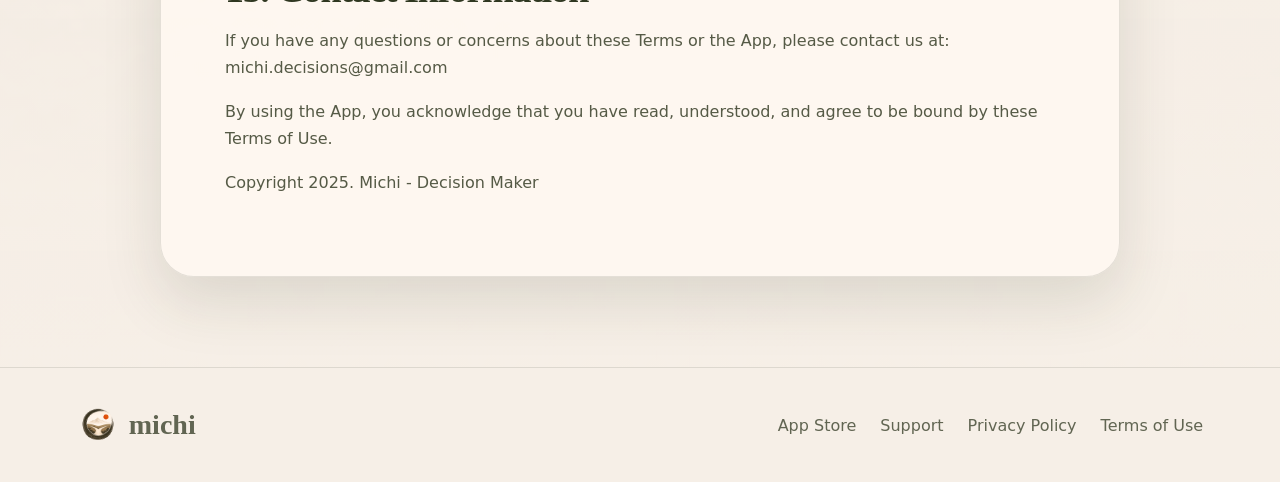
<file: terms-of-use/index.html>
<!doctype html>
<html lang="en">
<head>
  <meta charset="utf-8" />
  <meta name="viewport" content="width=device-width, initial-scale=1" />
  <title>Terms of Use — Michi</title>
  <meta name="description" content="Terms of Use for Michi, the decision logic app." />
  <link rel="icon" type="image/png" href="../assets/images/icon-32.png" />
  <link rel="apple-touch-icon" href="../assets/images/icon-180.png" />
  <link rel="stylesheet" href="../styles.css" />
</head>
<body>
  <header class="site-header">
    <a class="brand" href="../" aria-label="Michi home">
      <img src="../assets/images/logo.png" alt="Michi logo" />
      <span>michi</span>
    </a>
    <nav aria-label="Primary navigation">
      <a href="../#how">How it works</a>
      <a href="../#screens">Screens</a>
      <a href="../support/">Support</a>
    </nav>
  </header>
  <main class="legal-wrap">
    <article class="legal-card">
      
<h1>Terms of Use</h1>
<p><strong>Last Updated:</strong> February 15, 2025</p>
<p>Please read these Terms of Use (“Terms”) carefully before using the Michi mobile application (the "App") operated by Michi (“we,” “us,” “our”). By accessing or using the App, you agree to be bound by these Terms. If you do not agree to these Terms, please do not use the App.</p>
<h2>1. Acceptance of Terms</h2>
<p>By using the App, you accept and agree to be bound by these Terms, including any additional terms and policies incorporated by reference. We reserve the right to modify, update, or change these Terms at any time, and such changes will take effect immediately upon posting on the App. It is your responsibility to review the Terms periodically.</p>
<h2>2. Eligibility</h2>
<p>You must be at least 13 years of age to use the App. By using the App, you represent and warrant that you are at least 13 years old, or that you have the legal authority to enter into these Terms.</p>
<h2>3. Account Registration</h2>
<p>To access certain features of the App, you may be required to create an account. You agree to provide accurate, current, and complete information during the registration process and to update such information as necessary. You are responsible for maintaining the confidentiality of your account and password and for all activities that occur under your account.</p>
<h2>4. License Grant</h2>
<p>We grant you a limited, non-exclusive, non-transferable license to download, install, and use the App on your mobile device solely for personal, non-commercial purposes in accordance with these Terms. You may not reverse engineer, decompile, or attempt to extract the source code of the App, except where expressly permitted by law.</p>
<h2>5. User Conduct</h2>
<p>You agree not to:</p>
<ul>
<li>Violate any applicable law or regulation;</li>
<li>Engage in any activity that may harm, disrupt, or interfere with the App’s operation or other users’ experience;</li>
<li>Use the App for any unlawful, harmful, fraudulent, or malicious purposes;</li>
<li>Attempt to access or modify data that you are not authorized to access;</li>
<li>Infringe upon any intellectual property rights of third parties.</li>
</ul>
<h2>6. Privacy</h2>
<p>Your use of the App is also governed by our Privacy Policy, which can be found at https://www.nokku.app/privacy-policy. By using the App, you consent to the collection, use, and disclosure of your personal data as outlined in the Privacy Policy.</p>
<h2>7. Third-Party Links and Content</h2>
<p>The App may contain links to third-party websites or resources. We are not responsible for the availability, accuracy, or content of these third-party sites or resources, and you access them at your own risk.</p>
<h2>8. Termination</h2>
<p>We reserve the right to suspend or terminate your access to the App at any time and without notice, for any reason, including if you violate these Terms. Upon termination, your right to use the App will immediately cease, and you must uninstall the App from your device.</p>
<h2>9. Disclaimers</h2>
<p>The App is provided "as is" and "as available," without any warranties, express or implied, including but not limited to the warranties of merchantability, fitness for a particular purpose, or non-infringement. We do not guarantee the App will be error-free or uninterrupted, or that it will meet your specific requirements.</p>
<h2>10. Limitation of Liability</h2>
<p>To the fullest extent permitted by law, we are not liable for any indirect, incidental, special, consequential, or punitive damages, or any loss of profits or data arising from your use of or inability to use the App.</p>
<h2>11. Indemnification</h2>
<p>You agree to indemnify, defend, and hold harmless Michi, its affiliates, officers, directors, employees, and agents from any claims, damages, or expenses (including reasonable attorneys' fees) arising out of or related to your use of the App, your violation of these Terms, or your violation of any rights of third parties.</p>
<h2>12. Governing Law</h2>
<p>These Terms are governed by and construed in accordance with the laws of Utah, USA, without regard to its conflict of law principles. Any disputes arising out of or in connection with these Terms shall be resolved exclusively in the courts located in Utah.</p>
<h2>13. Severability</h2>
<p>If any provision of these Terms is found to be invalid, illegal, or unenforceable, the remaining provisions shall remain in full force and effect.</p>
<h2>14. Entire Agreement</h2>
<p>These Terms, along with our Privacy Policy and any other legal notices published on the App, constitute the entire agreement between you and us concerning your use of the App.</p>
<h2>15. Contact Information</h2>
<p>If you have any questions or concerns about these Terms or the App, please contact us at: michi.decisions@gmail.com</p>
<p>By using the App, you acknowledge that you have read, understood, and agree to be bound by these Terms of Use.</p>
<p>Copyright 2025. Michi - Decision Maker</p>

    </article>
  </main>
  <footer>
    <div class="footer-brand">
      <img src="../assets/images/logo.png" alt="" />
      <span>michi</span>
    </div>
    <div class="footer-links">
      <a href="https://apps.apple.com/us/app/decision-logic-michi/id6748796286">App Store</a>
      <a href="../support/">Support</a>
      <a href="../privacy-policy/">Privacy Policy</a>
      <a href="../terms-of-use/">Terms of Use</a>
    </div>
  </footer>
</body>
</html>
</file>
<file: styles.css>
:root {
  --paper: #f6efe7;
  --paper-light: #fff9f2;
  --ink: #2f3720;
  --muted: #66706c;
  --rust: #b96a4f;
  --rust-dark: #9e563e;
  --sage: #6ba493;
  --card: rgba(255, 250, 244, 0.82);
  --border: rgba(47, 55, 32, 0.12);
  --shadow: 0 24px 60px rgba(47, 55, 32, 0.13);
}

* { box-sizing: border-box; }
html { scroll-behavior: smooth; }
body {
  margin: 0;
  color: var(--ink);
  background: var(--paper);
  font-family: Inter, ui-sans-serif, system-ui, -apple-system, BlinkMacSystemFont, "Segoe UI", sans-serif;
}

h1, h2, h3, .brand span, figcaption {
  font-family: Georgia, "Times New Roman", serif;
  letter-spacing: -0.035em;
}

p { line-height: 1.65; }
a { color: inherit; text-decoration: none; }

.site-header {
  position: sticky;
  top: 0;
  z-index: 20;
  display: flex;
  justify-content: space-between;
  align-items: center;
  padding: 18px clamp(18px, 5vw, 72px);
  background: rgba(246, 239, 231, 0.84);
  backdrop-filter: blur(18px);
  border-bottom: 1px solid var(--border);
}

.brand { display: inline-flex; align-items: center; gap: 10px; font-size: 30px; font-weight: 700; }
.brand img { width: 42px; height: 42px; object-fit: contain; }
nav { display: flex; gap: 28px; color: rgba(47, 55, 32, 0.78); font-size: 15px; }
nav a:hover { color: var(--ink); }

.section-pad { padding: clamp(68px, 9vw, 130px) clamp(20px, 6vw, 92px); }

.hero {
  min-height: 760px;
  position: relative;
  overflow: hidden;
  display: grid;
  grid-template-columns: minmax(0, 1.03fr) minmax(320px, .97fr);
  align-items: center;
  gap: clamp(36px, 7vw, 100px);
}
.hero-bg {
  position: absolute;
  inset: 0;
  background: linear-gradient(90deg, rgba(246,239,231,0.95), rgba(246,239,231,0.56)), url("assets/images/landscape.jpg") center bottom / cover no-repeat;
  opacity: .72;
  z-index: 0;
}
.hero > *:not(.hero-bg) { position: relative; z-index: 1; }
.eyebrow { text-transform: uppercase; letter-spacing: .18em; color: var(--rust); font-weight: 700; font-size: 13px; margin: 0 0 14px; }
h1 { font-size: clamp(58px, 8.5vw, 112px); line-height: .94; margin: 0; max-width: 900px; }
.lead { font-size: clamp(19px, 2.3vw, 26px); max-width: 680px; color: rgba(47,55,32,.82); margin: 28px 0 0; }
.cta-row { display: flex; gap: 16px; flex-wrap: wrap; margin-top: 34px; }
.button { display: inline-flex; align-items: center; justify-content: center; min-height: 54px; padding: 0 22px; border-radius: 999px; font-weight: 750; box-shadow: 0 10px 24px rgba(47,55,32,.08); }
.button.primary { background: var(--rust); color: white; }
.button.primary:hover { background: var(--rust-dark); }
.button.secondary { background: rgba(255,255,255,.58); border: 1px solid var(--border); }

.guide-card { border-radius: 44px; background: rgba(255,249,242,.58); box-shadow: var(--shadow); overflow: hidden; border: 1px solid rgba(255,255,255,.55); }
.guide-card img { display: block; width: 100%; height: auto; }

.quote-strip { display: flex; align-items: center; justify-content: center; gap: 22px; padding: 30px 22px; background: rgba(255,249,242,.62); border-block: 1px solid var(--border); text-align: center; }
.quote-strip img { width: 64px; height: 64px; object-fit: contain; }
.quote-strip p { margin: 0; font-family: Georgia, "Times New Roman", serif; font-size: clamp(24px, 3vw, 42px); letter-spacing: -0.035em; }

.section-heading { max-width: 840px; margin: 0 auto 48px; text-align: center; }
h2 { font-size: clamp(42px, 5vw, 76px); line-height: .98; margin: 0; }
.steps { display: grid; grid-template-columns: repeat(3, 1fr); gap: 22px; }
.steps article { padding: 34px; border-radius: 30px; background: var(--card); border: 1px solid var(--border); box-shadow: 0 14px 40px rgba(47,55,32,.06); }
.steps span { color: var(--rust); font-weight: 800; letter-spacing: .12em; font-size: 13px; }
.steps h3 { font-size: 34px; margin: 18px 0 10px; }
.steps p { color: var(--muted); margin: 0; }

.clarity { display: grid; grid-template-columns: .9fr 1.1fr; gap: clamp(34px, 7vw, 90px); align-items: center; }
.clarity-image img { width: 100%; display: block; border-radius: 44px; box-shadow: var(--shadow); }
.clarity-copy p:not(.eyebrow) { font-size: 19px; color: var(--muted); max-width: 680px; }

.screens { background: linear-gradient(180deg, rgba(255,249,242,.64), rgba(246,239,231,0)); }
.phone-grid { display: grid; grid-template-columns: repeat(3, minmax(0, 1fr)); gap: 28px; max-width: 1180px; margin: 0 auto; }
figure { margin: 0; padding: 18px; background: rgba(255,249,242,.72); border: 1px solid var(--border); border-radius: 34px; box-shadow: 0 18px 50px rgba(47,55,32,.07); text-align: center; }
figure img { width: min(100%, 330px); border-radius: 28px; box-shadow: 0 18px 36px rgba(47,55,32,.18); }
figcaption { font-size: 30px; margin-top: 18px; }

.download { margin: clamp(20px, 4vw, 54px); border-radius: 46px; display: flex; justify-content: space-between; gap: 32px; align-items: center; background: linear-gradient(90deg, rgba(47,55,32,.96), rgba(47,55,32,.82)), url("assets/images/landscape.jpg") center / cover; color: white; }
.download h2 { max-width: 780px; }
.download p:not(.eyebrow) { color: rgba(255,255,255,.82); font-size: 19px; max-width: 700px; }
.download .button { white-space: nowrap; }

footer { display: flex; justify-content: space-between; align-items: center; padding: 36px clamp(20px, 6vw, 92px); border-top: 1px solid var(--border); color: rgba(47,55,32,.75); }
.footer-brand { display: flex; align-items: center; gap: 10px; font-family: Georgia, "Times New Roman", serif; font-size: 28px; font-weight: 700; }
.footer-brand img { width: 42px; height: 42px; }
.footer-links { display: flex; gap: 24px; }

@media (max-width: 900px) {
  nav { display: none; }
  .hero, .clarity, .steps, .phone-grid, .download { grid-template-columns: 1fr; }
  .hero { min-height: auto; }
  .hero-copy { order: 1; }
  .hero-art { order: 2; }
  .steps article { padding: 28px; }
  .download { align-items: flex-start; }
  footer { flex-direction: column; gap: 18px; }
}

@media (max-width: 560px) {
  .site-header { padding: 14px 18px; }
  h1 { font-size: 56px; }
  h2 { font-size: 42px; }
  .quote-strip { flex-direction: column; }
  .button { width: 100%; }
  .download { margin: 18px; border-radius: 32px; }
}


.legal-wrap {
  padding: clamp(44px, 7vw, 92px) clamp(18px, 6vw, 92px);
  background:
    linear-gradient(180deg, rgba(246,239,231,.92), rgba(246,239,231,.98)),
    url("assets/images/landscape.jpg") center bottom / cover no-repeat;
}
.legal-card {
  max-width: 960px;
  margin: 0 auto;
  padding: clamp(28px, 5vw, 64px);
  border-radius: 34px;
  background: rgba(255, 249, 242, 0.86);
  border: 1px solid var(--border);
  box-shadow: var(--shadow);
}
.legal-card h1 {
  font-size: clamp(44px, 6vw, 78px);
  line-height: 1;
  margin: 0 0 24px;
}
.legal-card h2 {
  font-size: clamp(26px, 3vw, 38px);
  line-height: 1.14;
  margin: 36px 0 12px;
}
.legal-card h3 {
  font-size: 22px;
  margin: 24px 0 8px;
}
.legal-card p,
.legal-card li {
  color: rgba(47,55,32,.82);
  font-size: 16px;
  line-height: 1.72;
}
.legal-card a {
  color: var(--rust);
  font-weight: 750;
}
.legal-card ul,
.legal-card ol {
  padding-left: 22px;
}
</file>
